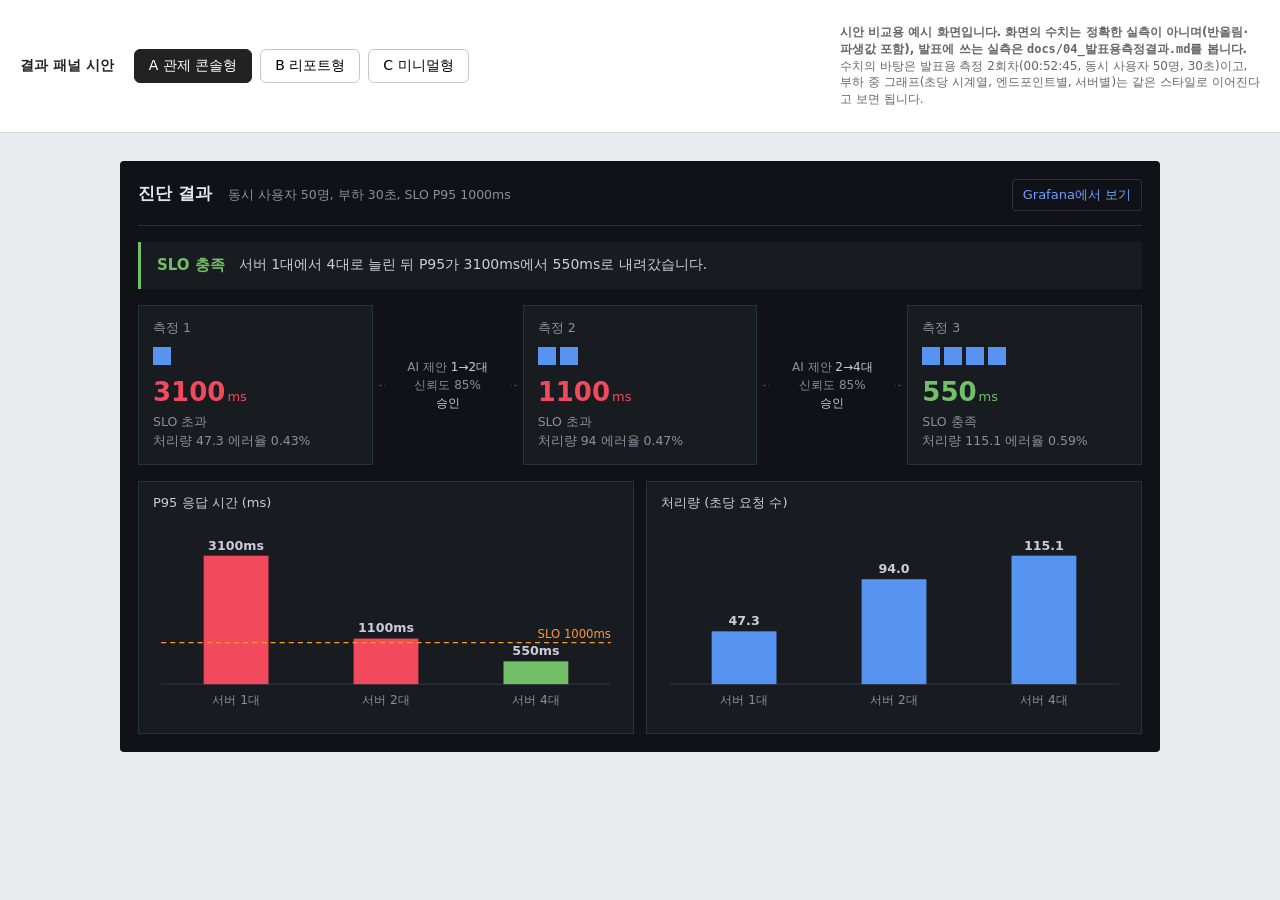
<file: docs/design/mockups.html>
<!DOCTYPE html>
<html lang="ko">
<head>
<meta charset="UTF-8">
<meta name="viewport" content="width=device-width, initial-scale=1">
<title>InfraGuard 결과 패널 디자인 시안</title>
<style>
  :root { --font: "Pretendard", "Apple SD Gothic Neo", "Malgun Gothic", system-ui, sans-serif; }
  * { box-sizing: border-box; }
  body { margin: 0; font-family: var(--font); background: #e9ebee; color: #222; }
  .switcher { position: sticky; top: 0; z-index: 10; display: flex; gap: 8px; align-items: center;
    padding: 12px 20px; background: #fff; border-bottom: 1px solid #d5d8dd; }
  .switcher strong { margin-right: 12px; font-size: 14px; }
  .switcher button { font: inherit; font-size: 14px; padding: 7px 14px; border: 1px solid #c4c8ce;
    background: #fff; border-radius: 6px; cursor: pointer; }
  .switcher button[aria-pressed="true"] { background: #222; color: #fff; border-color: #222; }
  .switcher button:focus-visible { outline: 2px solid #2f6fed; outline-offset: 2px; }
  .note { margin-left: auto; font-size: 12px; color: #666; max-width: 420px; line-height: 1.4; }
  .stage { padding: 28px 20px 60px; }
  .design { display: none; margin: 0 auto; }
  .design.active { display: block; }
  .num { font-variant-numeric: tabular-nums; }

  /* ───────── A. 관제 콘솔형 ───────── */
  #A { max-width: 1040px; background: #111217; color: #ccccdc; padding: 18px; border-radius: 4px; }
  #A .top { display: flex; align-items: baseline; gap: 16px; padding-bottom: 14px; border-bottom: 1px solid #2c3039; }
  #A h1 { margin: 0; font-size: 17px; font-weight: 600; color: #e4e4ee; }
  #A .cond { font-size: 12.5px; color: #8e8e9e; }
  #A .gf { margin-left: auto; font-size: 13px; color: #6e9fff; text-decoration: none; border: 1px solid #2c3039;
    padding: 6px 10px; border-radius: 3px; }
  #A .verdict { display: flex; align-items: center; gap: 14px; margin: 16px 0; padding: 14px 16px;
    background: #181b1f; border-left: 3px solid #73bf69; }
  #A .verdict b { color: #73bf69; font-size: 15px; }
  #A .verdict span { font-size: 14px; }
  #A .flow { display: grid; grid-template-columns: 1fr 150px 1fr 150px 1fr; align-items: stretch; margin-bottom: 16px; }
  #A .round { background: #181b1f; border: 1px solid #2c3039; padding: 14px; }
  #A .round .h { font-size: 12.5px; color: #8e8e9e; margin-bottom: 10px; }
  #A .boxes { display: flex; gap: 4px; height: 18px; margin-bottom: 12px; }
  #A .boxes i { width: 18px; background: #5794f2; display: block; }
  #A .p95 { font-size: 26px; font-weight: 600; }
  #A .p95 small { font-size: 13px; font-weight: 400; margin-left: 2px; }
  #A .bad { color: #f2495c; } #A .good { color: #73bf69; }
  #A .sub { font-size: 12.5px; color: #8e8e9e; margin-top: 6px; line-height: 1.5; }
  #A .step { display: flex; flex-direction: column; justify-content: center; padding: 0 12px; font-size: 12px;
    color: #8e8e9e; line-height: 1.5; position: relative; }
  #A .step::before { content: ""; position: absolute; top: 50%; left: 6px; right: 6px; border-top: 1px dashed #464c54; z-index: 0; }
  #A .step div { background: #111217; position: relative; z-index: 1; padding: 4px 6px; text-align: center; }
  #A .step em { font-style: normal; color: #ccccdc; }
  #A .panels { display: grid; grid-template-columns: 1fr 1fr; gap: 12px; }
  #A .panel { background: #181b1f; border: 1px solid #2c3039; padding: 12px 14px 8px; }
  #A .panel .h { font-size: 13px; color: #ccccdc; margin-bottom: 6px; }

  /* ───────── B. 리포트형 ───────── */
  #B { max-width: 780px; background: #fff; padding: 48px 56px 56px; box-shadow: 0 1px 3px rgba(0,0,0,.08); }
  #B .meta { font-size: 13px; color: #6b6f76; margin-bottom: 28px; line-height: 1.6; }
  #B h1 { margin: 0 0 12px; font-size: 27px; line-height: 1.4; font-weight: 700; color: #111; letter-spacing: -0.01em; }
  #B .lead { font-size: 16px; line-height: 1.7; color: #3a3d42; margin: 0 0 36px; }
  #B h2 { font-size: 15px; font-weight: 700; margin: 36px 0 12px; padding-bottom: 8px; border-bottom: 2px solid #111; }
  #B table { width: 100%; border-collapse: collapse; font-size: 14.5px; }
  #B th { text-align: right; font-weight: 600; color: #6b6f76; font-size: 13px; padding: 8px 10px; border-bottom: 1px solid #d9dce0; }
  #B th:first-child, #B td:first-child { text-align: left; }
  #B td { text-align: right; padding: 11px 10px; border-bottom: 1px solid #eceef0; }
  #B .fail { color: #c92a2a; font-weight: 600; } #B .pass { color: #2b8a3e; font-weight: 600; }
  #B ol { margin: 0; padding-left: 20px; line-height: 1.75; font-size: 15px; color: #2b2e33; }
  #B ol li { margin-bottom: 10px; }
  #B ol li span { color: #6b6f76; }
  #B .limits { font-size: 13px; color: #6b6f76; line-height: 1.7; }
  #B .gf { color: #1c5fd6; }

  /* ───────── C. 미니멀형 ───────── */
  #C { max-width: 980px; background: #fafafa; padding: 40px 44px 44px; border: 1px solid #e4e4e7; border-radius: 10px; }
  #C .row1 { display: flex; align-items: flex-start; gap: 24px; }
  #C .kicker { font-size: 14px; color: #71717a; margin: 0 0 6px; }
  #C h1 { margin: 0; font-size: 44px; font-weight: 700; letter-spacing: -0.03em; color: #18181b; line-height: 1.1; }
  #C h1 .from { color: #b4b4bb; font-weight: 500; }
  #C .slo { margin-top: 10px; font-size: 15px; color: #3f3f46; }
  #C .slo b { color: #18181b; }
  #C .side { margin-left: auto; text-align: right; font-size: 13px; color: #71717a; line-height: 1.7; }
  #C .side a { color: #18181b; }
  #C .chart { margin: 28px 0 8px; }
  #C .stats { display: grid; grid-template-columns: repeat(4, 1fr); border-top: 1px solid #e4e4e7; margin-top: 12px; }
  #C .stat { padding: 18px 0 0; }
  #C .stat .l { font-size: 13px; color: #71717a; }
  #C .stat .v { font-size: 21px; font-weight: 600; color: #18181b; margin-top: 4px; }
  #C .stat .d { font-size: 13px; margin-top: 2px; color: #71717a; }
  #C .stat .worse { color: #dc4c1f; }
  #C details { margin-top: 26px; border-top: 1px solid #e4e4e7; padding-top: 14px; font-size: 14px; color: #3f3f46; }
  #C summary { cursor: pointer; color: #18181b; font-weight: 600; }
  #C details p { line-height: 1.7; margin: 10px 0 0; }

  @media (max-width: 760px) {
    #A .flow { grid-template-columns: 1fr; } #A .step { padding: 8px 0; } #A .step::before { display: none; }
    #A .panels { grid-template-columns: 1fr; }
    #B { padding: 28px 22px; } #C { padding: 24px; } #C .row1 { flex-direction: column; } #C .side { text-align: left; margin-left: 0; }
    #C .stats { grid-template-columns: 1fr 1fr; } .note { display: none; }
  }
</style>
</head>
<body>
<div class="switcher" role="toolbar" aria-label="디자인 시안 선택">
  <strong>결과 패널 시안</strong>
  <button type="button" data-t="A" aria-pressed="true">A 관제 콘솔형</button>
  <button type="button" data-t="B" aria-pressed="false">B 리포트형</button>
  <button type="button" data-t="C" aria-pressed="false">C 미니멀형</button>
  <p class="note"><b>시안 비교용 예시 화면입니다. 화면의 수치는 정확한 실측이 아니며(반올림·파생값 포함), 발표에 쓰는 실측은 <code>docs/04_발표용측정결과.md</code>를 봅니다.</b><br>
    수치의 바탕은 발표용 측정 2회차(00:52:45, 동시 사용자 50명, 30초)이고, 부하 중 그래프(초당 시계열, 엔드포인트별, 서버별)는 같은 스타일로 이어진다고 보면 됩니다.</p>
</div>

<div class="stage">

<!-- A -->
<section class="design active" id="A" aria-label="관제 콘솔형">
  <div class="top">
    <h1>진단 결과</h1>
    <span class="cond num">동시 사용자 50명, 부하 30초, SLO P95 1000ms</span>
    <a class="gf" href="#">Grafana에서 보기</a>
  </div>
  <div class="verdict"><b>SLO 충족</b><span class="num">서버 1대에서 4대로 늘린 뒤 P95가 3100ms에서 550ms로 내려갔습니다.</span></div>
  <div class="flow" id="A-flow"></div>
  <div class="panels">
    <div class="panel"><div class="h">P95 응답 시간 (ms)</div><div id="A-p95"></div></div>
    <div class="panel"><div class="h">처리량 (초당 요청 수)</div><div id="A-tps"></div></div>
  </div>
</section>

<!-- B -->
<section class="design" id="B" aria-label="리포트형">
  <div class="meta num">2026년 9월 12일 00:52 실행<br>동시 사용자 50명, 부하 30초, SLO P95 1000ms, 판단 모델 solar-pro2</div>
  <h1>서버를 1대에서 4대로 늘려 P95를 3100ms에서 550ms로 낮췄습니다.</h1>
  <p class="lead">AI가 두 번 스케일링을 제안했고, 두 번 모두 사람이 승인했습니다. 2대에서는 SLO를 넘어서 한 번 더 늘렸습니다.</p>

  <h2>측정 결과</h2>
  <table class="num">
    <thead><tr><th>측정</th><th>서버</th><th>처리량</th><th>P95</th><th>에러율</th><th>SLO</th></tr></thead>
    <tbody id="B-rows"></tbody>
  </table>
  <div id="B-chart" style="margin-top:22px"></div>

  <h2>판단 과정</h2>
  <ol>
    <li>1대에서 P95 3100ms로 SLO를 넘었습니다. AI는 한 대로는 동시 요청을 감당하지 못한다고 보고 2대를 제안했습니다. <span>(심각도 높음, 신뢰도 85%, 승인)</span></li>
    <li>2대에서 P95 1100ms로 여전히 SLO를 넘었습니다. AI가 다시 4대를 제안했습니다. <span>(심각도 보통, 신뢰도 85%, 승인)</span></li>
    <li>4대에서 P95 550ms로 SLO를 충족해 종료했습니다.</li>
  </ol>

  <h2>참고</h2>
  <p class="limits">CPU와 메모리는 이 환경에서 수집되지 않아 판단에 쓰지 않았습니다. 에러율은 0.43%에서 0.59%로 조금 올랐습니다. 실시간 지표는 <a class="gf" href="#">Grafana</a>에서 볼 수 있습니다.</p>
</section>

<!-- C -->
<section class="design" id="C" aria-label="미니멀형">
  <div class="row1">
    <div>
      <p class="kicker">P95 응답 시간</p>
      <h1 class="num"><span class="from">3100</span> → 550ms</h1>
      <p class="slo">SLO 1000ms <b>충족</b>, 서버 1대에서 4대로</p>
    </div>
    <div class="side num">동시 사용자 50명<br>부하 30초<br><a href="#">Grafana에서 보기</a></div>
  </div>
  <div class="chart" id="C-chart"></div>
  <div class="stats num">
    <div class="stat"><div class="l">처리량</div><div class="v">115.1</div><div class="d">47.3에서 2.4배</div></div>
    <div class="stat"><div class="l">에러율</div><div class="v">0.59%</div><div class="d worse">0.43%에서 올라감</div></div>
    <div class="stat"><div class="l">서버</div><div class="v">4대</div><div class="d">AI 제안 2회, 모두 승인</div></div>
    <div class="stat"><div class="l">AI 신뢰도</div><div class="v">85%</div><div class="d">두 판단 모두</div></div>
  </div>
  <details>
    <summary>AI가 이렇게 판단한 이유</summary>
    <p>1대: P95 3100ms로 SLO를 넘었고, 한 대로는 동시 요청 처리 능력이 부족하다고 보고 2대를 제안했습니다.</p>
    <p>2대: P95 1100ms로 여전히 SLO를 넘어 4대를 제안했습니다. CPU와 메모리는 수집되지 않아 판단에서 뺐습니다.</p>
  </details>
</section>

</div>

<script>
const D = {
  slo: 1000,
  rounds: [
    { r: 1, srv: 1, tps: 47.3, p95: 3100, err: 0.43 },
    { r: 2, srv: 2, tps: 94.0, p95: 1100, err: 0.47 },
    { r: 3, srv: 4, tps: 115.1, p95: 550, err: 0.59 },
  ],
  steps: [
    { from: 1, to: 2, sev: "심각도 높음", conf: 85 },
    { from: 2, to: 4, sev: "심각도 보통", conf: 85 },
  ],
};
const NS = "http://www.w3.org/2000/svg";
function el(tag, attrs, parent, text) {
  const e = document.createElementNS(NS, tag);
  for (const k in attrs) e.setAttribute(k, attrs[k]);
  if (text != null) e.textContent = text;
  if (parent) parent.appendChild(e);
  return e;
}

/* 막대 차트 (A, B 공용) */
function bars(host, key, opt) {
  const W = opt.w || 460, H = opt.h || 200, pad = { l: 8, r: 8, t: 22, b: 36 };
  const svg = el("svg", { viewBox: `0 0 ${W} ${H}`, width: "100%", role: "img", "aria-label": opt.label }, host);
  const max = Math.max(...D.rounds.map(d => d[key]), opt.slo || 0) * 1.12;
  const iw = W - pad.l - pad.r, ih = H - pad.t - pad.b, bw = Math.min(64, iw / D.rounds.length * 0.45);
  const y = v => pad.t + ih - (v / max) * ih;
  el("line", { x1: pad.l, x2: W - pad.r, y1: pad.t + ih, y2: pad.t + ih, stroke: opt.axis, "stroke-width": 1 }, svg);
  D.rounds.forEach((d, i) => {
    const cx = pad.l + iw * (i + 0.5) / D.rounds.length;
    const fill = opt.color(d);
    el("rect", { x: cx - bw / 2, y: y(d[key]), width: bw, height: pad.t + ih - y(d[key]), fill }, svg);
    el("text", { x: cx, y: y(d[key]) - 6, "text-anchor": "middle", "font-size": 12.5, fill: opt.text, "font-weight": 600 }, svg, opt.fmt(d[key]));
    el("text", { x: cx, y: H - 16, "text-anchor": "middle", "font-size": 12, fill: opt.muted }, svg, `서버 ${d.srv}대`);
  });
  if (opt.slo) {
    el("line", { x1: pad.l, x2: W - pad.r, y1: y(opt.slo), y2: y(opt.slo), stroke: opt.sloColor, "stroke-dasharray": "5 4", "stroke-width": 1.2 }, svg);
    el("text", { x: W - pad.r, y: y(opt.slo) - 5, "text-anchor": "end", "font-size": 11.5, fill: opt.sloColor }, svg, `SLO ${opt.slo}ms`);
  }
}

/* A */
(function () {
  const flow = document.getElementById("A-flow");
  D.rounds.forEach((d, i) => {
    const ok = d.p95 <= D.slo;
    const box = document.createElement("div");
    box.className = "round num";
    box.innerHTML = `<div class="h">측정 ${d.r}</div>
      <div class="boxes">${"<i></i>".repeat(d.srv)}</div>
      <div class="p95 ${ok ? "good" : "bad"}">${d.p95}<small>ms</small></div>
      <div class="sub">${ok ? "SLO 충족" : "SLO 초과"}<br>처리량 ${d.tps}  에러율 ${d.err}%</div>`;
    flow.appendChild(box);
    const s = D.steps[i];
    if (s) {
      const st = document.createElement("div");
      st.className = "step";
      st.innerHTML = `<div>AI 제안 <em>${s.from}→${s.to}대</em><br>신뢰도 ${s.conf}%<br><em>승인</em></div>`;
      flow.appendChild(st);
    }
  });
  bars(document.getElementById("A-p95"), "p95", {
    label: "라운드별 P95", slo: D.slo, axis: "#2c3039", text: "#ccccdc", muted: "#8e8e9e", sloColor: "#ff9830",
    color: d => d.p95 <= D.slo ? "#73bf69" : "#f2495c", fmt: v => v + "ms",
  });
  bars(document.getElementById("A-tps"), "tps", {
    label: "라운드별 처리량", axis: "#2c3039", text: "#ccccdc", muted: "#8e8e9e",
    color: () => "#5794f2", fmt: v => v.toFixed(1),
  });
})();

/* B */
(function () {
  const tb = document.getElementById("B-rows");
  D.rounds.forEach(d => {
    const ok = d.p95 <= D.slo;
    const tr = document.createElement("tr");
    tr.innerHTML = `<td>${d.r}차</td><td>${d.srv}대</td><td>${d.tps.toFixed(1)}</td><td>${d.p95}ms</td><td>${d.err}%</td>
      <td class="${ok ? "pass" : "fail"}">${ok ? "충족" : "초과"}</td>`;
    tb.appendChild(tr);
  });
  // 선 차트: 서버 수에 따른 P95
  const host = document.getElementById("B-chart");
  const W = 668, H = 190, pad = { l: 44, r: 16, t: 16, b: 30 };
  const svg = el("svg", { viewBox: `0 0 ${W} ${H}`, width: "100%", role: "img", "aria-label": "서버 수에 따른 P95" }, host);
  const max = 3500, iw = W - pad.l - pad.r, ih = H - pad.t - pad.b;
  const x = i => pad.l + iw * i / (D.rounds.length - 1), y = v => pad.t + ih - v / max * ih;
  [0, 1000, 2000, 3000].forEach(v => {
    el("line", { x1: pad.l, x2: W - pad.r, y1: y(v), y2: y(v), stroke: v === 0 ? "#111" : "#eceef0" }, svg);
    el("text", { x: pad.l - 8, y: y(v) + 4, "text-anchor": "end", "font-size": 11.5, fill: "#6b6f76" }, svg, v);
  });
  el("line", { x1: pad.l, x2: W - pad.r, y1: y(D.slo), y2: y(D.slo), stroke: "#c92a2a", "stroke-dasharray": "4 4" }, svg);
  el("text", { x: W - pad.r, y: y(D.slo) - 6, "text-anchor": "end", "font-size": 11.5, fill: "#c92a2a" }, svg, "SLO 1000ms");
  el("polyline", { points: D.rounds.map((d, i) => `${x(i)},${y(d.p95)}`).join(" "), fill: "none", stroke: "#111", "stroke-width": 2 }, svg);
  D.rounds.forEach((d, i) => {
    el("circle", { cx: x(i), cy: y(d.p95), r: 4.5, fill: d.p95 <= D.slo ? "#2b8a3e" : "#c92a2a" }, svg);
    el("text", { x: x(i) + (i === D.rounds.length - 1 ? -8 : 8), y: y(d.p95) - 9, "text-anchor": i === D.rounds.length - 1 ? "end" : "start", "font-size": 12.5, "font-weight": 600, fill: "#111" }, svg, d.p95 + "ms");
    el("text", { x: x(i), y: H - 8, "text-anchor": "middle", "font-size": 12, fill: "#6b6f76" }, svg, `서버 ${d.srv}대`);
  });
})();

/* C: 계단형 P95 차트, SLO 초과 구간만 강조색 */
(function () {
  const host = document.getElementById("C-chart");
  const W = 892, H = 260, pad = { l: 4, r: 4, t: 18, b: 34 };
  const svg = el("svg", { viewBox: `0 0 ${W} ${H}`, width: "100%", role: "img", "aria-label": "측정별 P95 계단 차트" }, host);
  const max = 3400, iw = W - pad.l - pad.r, ih = H - pad.t - pad.b, n = D.rounds.length, seg = iw / n;
  const y = v => pad.t + ih - v / max * ih;
  el("rect", { x: pad.l, y: y(D.slo), width: iw, height: pad.t + ih - y(D.slo), fill: "#eeeef0" }, svg);
  el("text", { x: pad.l + 10, y: pad.t + ih - 10, "font-size": 12, fill: "#71717a" }, svg, "SLO 1000ms 이하 구간");
  D.rounds.forEach((d, i) => {
    const x0 = pad.l + seg * i, x1 = x0 + seg, bad = d.p95 > D.slo, color = bad ? "#dc4c1f" : "#18181b";
    el("line", { x1: x0 + 6, x2: x1 - 6, y1: y(d.p95), y2: y(d.p95), stroke: color, "stroke-width": 3, "stroke-linecap": "round" }, svg);
    if (i < n - 1) {
      const nx = D.rounds[i + 1];
      el("line", { x1: x1 - 6, x2: x1 + 6, y1: y(d.p95), y2: y(nx.p95), stroke: "#c4c4ca", "stroke-width": 1.5 }, svg);
    }
    el("text", { x: x0 + 8, y: y(d.p95) - 10, "font-size": 15, "font-weight": 600, fill: color }, svg, d.p95 + "ms");
    el("text", { x: x0 + 8, y: H - 10, "font-size": 13, fill: "#71717a" }, svg, `서버 ${d.srv}대`);
  });
})();

/* 시안 전환 */
document.querySelectorAll(".switcher button").forEach(b => b.addEventListener("click", () => {
  document.querySelectorAll(".switcher button").forEach(x => x.setAttribute("aria-pressed", x === b));
  document.querySelectorAll(".design").forEach(s => s.classList.toggle("active", s.id === b.dataset.t));
}));
</script>
</body>
</html>
</file>
